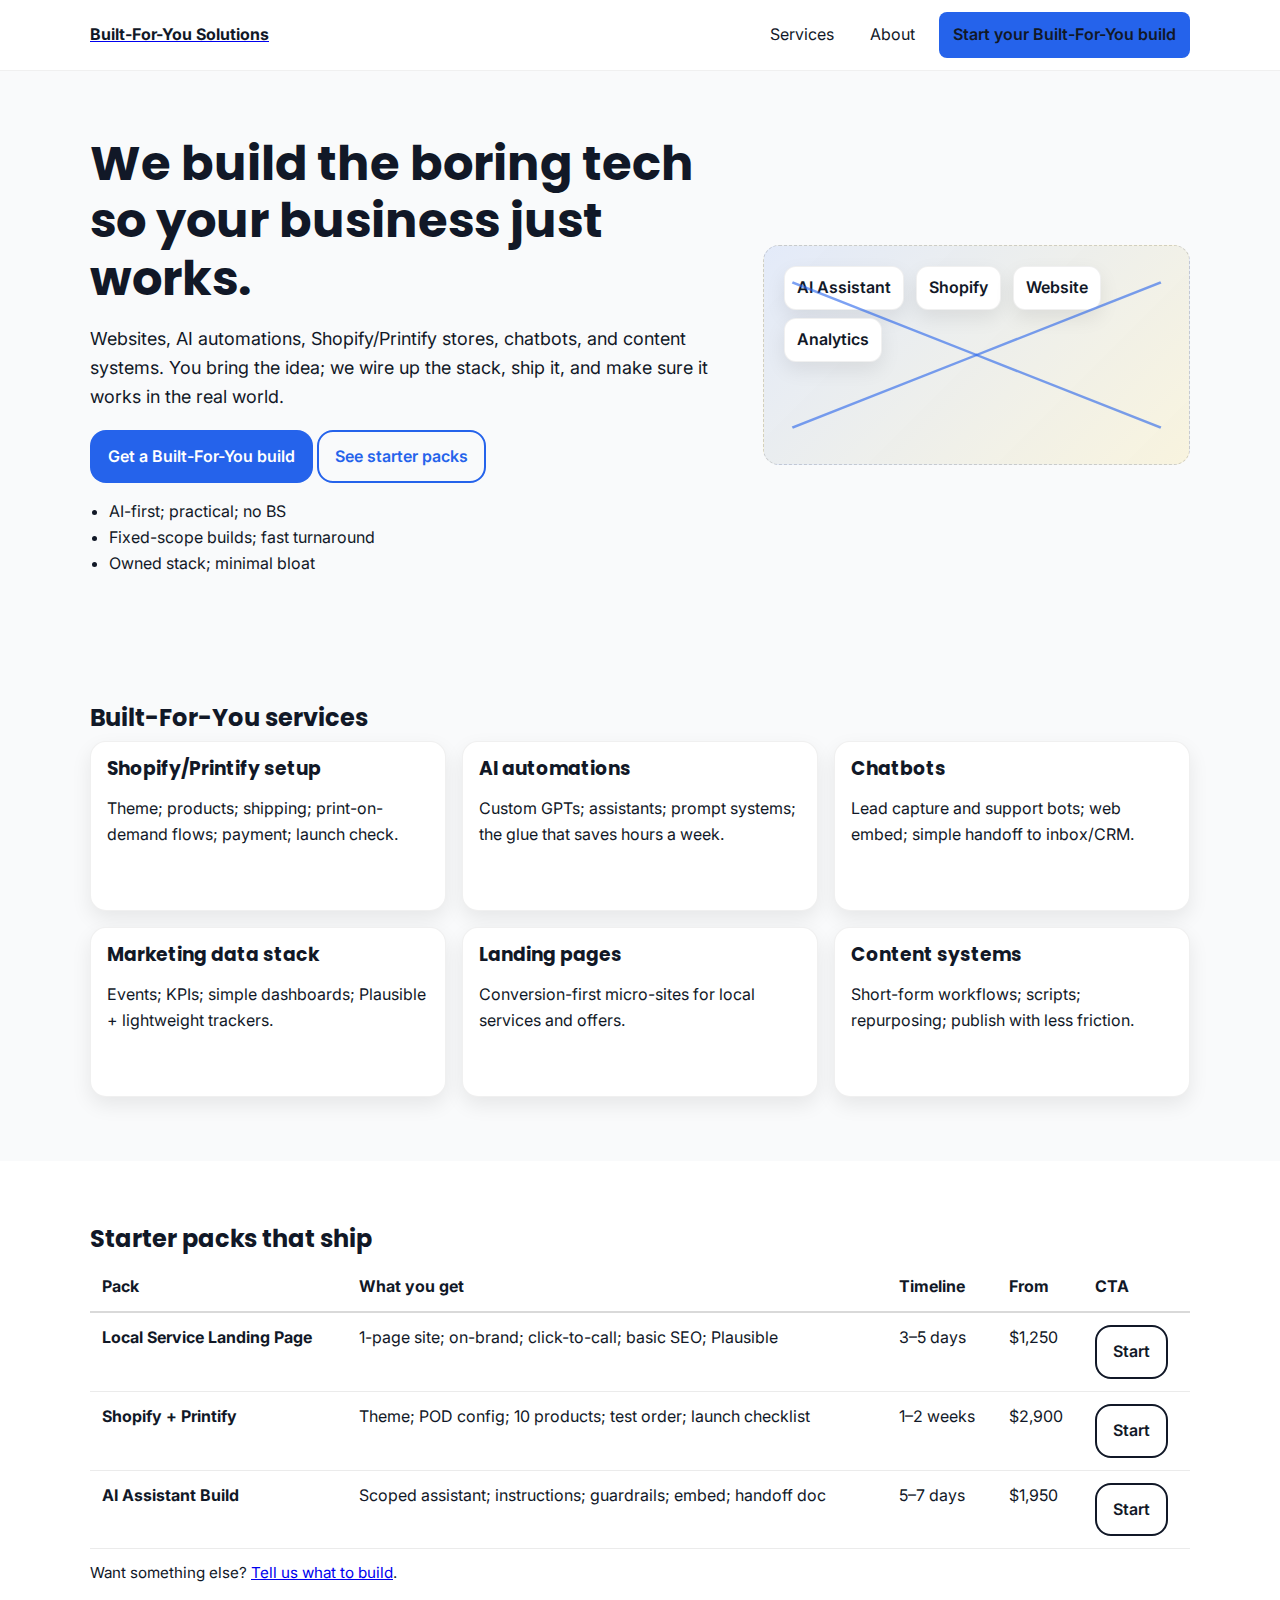
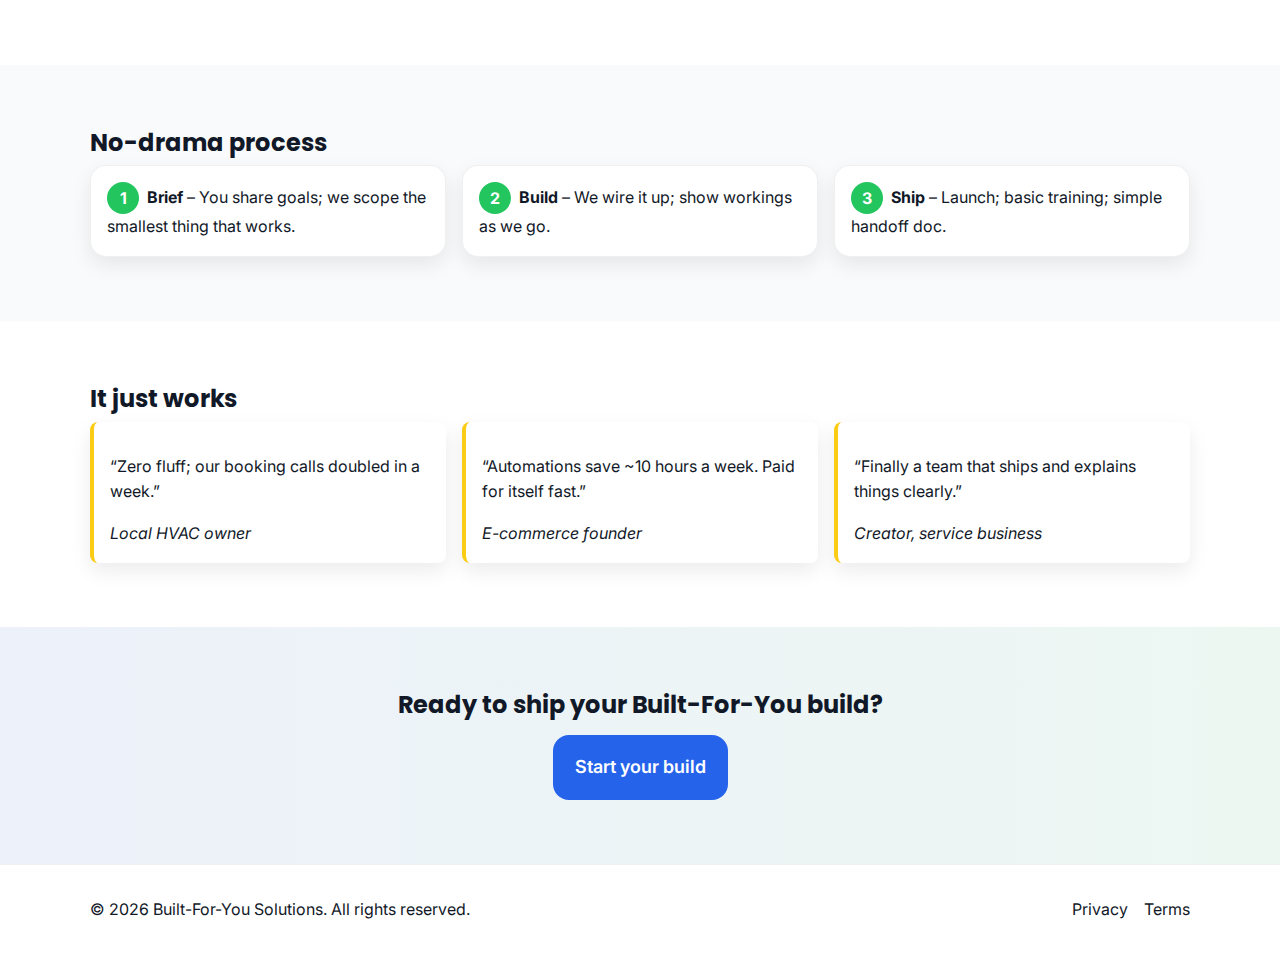
<file: index.html>
<!doctype html>
<html lang="en">
<head>
  <meta charset="utf-8" />
  <meta name="viewport" content="width=device-width,initial-scale=1" />
  <title>Built-For-You Solutions | We build the boring tech that makes your business work</title>
  <meta name="description" content="Built-For-You Solutions builds the boring, technical stuff: websites, AI automations, Shopify/Printify stores, chatbots, and content systems.">
  <link rel="preconnect" href="https://fonts.gstatic.com" crossorigin>
  <link href="https://fonts.googleapis.com/css2?family=Poppins:wght@600;700&family=Inter:wght@400;500&family=Source+Code+Pro:wght@400;600&display=swap" rel="stylesheet">
  <link rel="stylesheet" href="styles/normalize.css">
  <link rel="stylesheet" href="styles/main.css">
  <link rel="icon" href="assets/icons/favicon.svg" type="image/svg+xml">
  <meta property="og:type" content="website">
  <meta property="og:title" content="Built-For-You Solutions">
  <meta property="og:description" content="Built-For-You tech builds: AI automations, Shopify, chatbots, and more. No BS. It just works.">
  <meta property="og:image" content="/assets/images/og-image.jpg">
  <meta property="og:url" content="https://YOUR-DOMAIN.com/">
  <meta name="twitter:card" content="summary_large_image">
  <script defer data-domain="YOUR-DOMAIN.com" src="https://plausible.io/js/script.js"></script>
</head>
<body>
  <a class="skip-link" href="#main">Skip to content</a>
  <header class="site-header">
    <div class="container header-inner">
      <a class="brand" href="/">
        <span class="wordmark">Built-For-You Solutions</span>
      </a>
      <button class="nav-toggle" aria-expanded="false" aria-controls="site-nav">
        <span class="sr-only">Toggle navigation</span>☰
      </button>
      <nav id="site-nav" class="site-nav" aria-label="Primary">
        <ul>
          <li><a href="/pages/services.html">Services</a></li>
          <li><a href="/pages/about.html">About</a></li>
          <li><a href="/pages/contact.html" class="btn btn-primary">Start your Built-For-You build</a></li>
        </ul>
      </nav>
    </div>
  </header>

  <main id="main">
    <!-- Hero -->
    <section class="hero section-pad">
      <div class="container grid-2">
        <div>
          <h1 class="hero-title">We build the boring tech so your business just works.</h1>
          <p class="lead">
            Websites, AI automations, Shopify/Printify stores, chatbots, and content systems.
            You bring the idea; we wire up the stack, ship it, and make sure it works in the real world.
          </p>
          <div class="cta-row">
            <a class="btn btn-primary" href="/pages/contact.html">Get a Built-For-You build</a>
            <a class="btn btn-secondary" href="/pages/services.html">See starter packs</a>
          </div>
          <ul class="hero-bullets">
            <li>AI-first; practical; no BS</li>
            <li>Fixed-scope builds; fast turnaround</li>
            <li>Owned stack; minimal bloat</li>
          </ul>
        </div>
        <div class="hero-art" aria-hidden="true">
          <div class="artboard">
            <div class="node">AI Assistant</div>
            <div class="node">Shopify</div>
            <div class="node">Website</div>
            <div class="node">Analytics</div>
            <svg class="wires" viewBox="0 0 300 180" preserveAspectRatio="none" role="img" aria-label="Connected stack illustration">
              <polyline points="20,30 150,90 280,30" />
              <polyline points="20,150 150,90 280,150" />
            </svg>
          </div>
        </div>
      </div>
    </section>

    <!-- Services / Value Props -->
    <section class="section-pad">
      <div class="container">
        <h2>Built-For-You services</h2>
        <div class="cards grid-3">
          <article class="card">
            <h3>Shopify/Printify setup</h3>
            <p>Theme; products; shipping; print-on-demand flows; payment; launch check.</p>
          </article>
          <article class="card">
            <h3>AI automations</h3>
            <p>Custom GPTs; assistants; prompt systems; the glue that saves hours a week.</p>
          </article>
          <article class="card">
            <h3>Chatbots</h3>
            <p>Lead capture and support bots; web embed; simple handoff to inbox/CRM.</p>
          </article>
          <article class="card">
            <h3>Marketing data stack</h3>
            <p>Events; KPIs; simple dashboards; Plausible + lightweight trackers.</p>
          </article>
          <article class="card">
            <h3>Landing pages</h3>
            <p>Conversion-first micro-sites for local services and offers.</p>
          </article>
          <article class="card">
            <h3>Content systems</h3>
            <p>Short-form workflows; scripts; repurposing; publish with less friction.</p>
          </article>
        </div>
      </div>
    </section>

    <!-- Starter Packs / Pricing -->
    <section class="section-pad alt">
      <div class="container">
        <h2>Starter packs that ship</h2>
        <div class="table-wrap" role="region" aria-label="Starter packs">
          <table class="pricing">
            <thead>
              <tr>
                <th scope="col">Pack</th>
                <th scope="col">What you get</th>
                <th scope="col">Timeline</th>
                <th scope="col">From</th>
                <th scope="col"><span class="sr-only">CTA</span></th>
              </tr>
            </thead>
            <tbody>
              <tr>
                <th scope="row">Local Service Landing Page</th>
                <td>1-page site; on-brand; click-to-call; basic SEO; Plausible</td>
                <td>3–5 days</td>
                <td>$1,250</td>
                <td><a class="btn btn-outline" href="/pages/contact.html">Start</a></td>
              </tr>
              <tr>
                <th scope="row">Shopify + Printify</th>
                <td>Theme; POD config; 10 products; test order; launch checklist</td>
                <td>1–2 weeks</td>
                <td>$2,900</td>
                <td><a class="btn btn-outline" href="/pages/contact.html">Start</a></td>
              </tr>
              <tr>
                <th scope="row">AI Assistant Build</th>
                <td>Scoped assistant; instructions; guardrails; embed; handoff doc</td>
                <td>5–7 days</td>
                <td>$1,950</td>
                <td><a class="btn btn-outline" href="/pages/contact.html">Start</a></td>
              </tr>
            </tbody>
          </table>
        </div>
        <p class="note">Want something else? <a href="/pages/contact.html">Tell us what to build</a>.</p>
      </div>
    </section>

    <!-- Process -->
    <section class="section-pad">
      <div class="container">
        <h2>No-drama process</h2>
        <ol class="steps">
          <li><strong>Brief</strong> – You share goals; we scope the smallest thing that works.</li>
          <li><strong>Build</strong> – We wire it up; show workings as we go.</li>
          <li><strong>Ship</strong> – Launch; basic training; simple handoff doc.</li>
        </ol>
      </div>
    </section>

    <!-- Social Proof -->
    <section class="section-pad alt">
      <div class="container">
        <h2>It just works</h2>
        <div class="quotes grid-3">
          <blockquote>
            <p>“Zero fluff; our booking calls doubled in a week.”</p>
            <cite>Local HVAC owner</cite>
          </blockquote>
          <blockquote>
            <p>“Automations save ~10 hours a week. Paid for itself fast.”</p>
            <cite>E-commerce founder</cite>
          </blockquote>
          <blockquote>
            <p>“Finally a team that ships and explains things clearly.”</p>
            <cite>Creator, service business</cite>
          </blockquote>
        </div>
      </div>
    </section>

    <!-- Inline CTA -->
    <section class="section-pad cta">
      <div class="container">
        <h2>Ready to ship your Built-For-You build?</h2>
        <a class="btn btn-primary btn-lg" href="/pages/contact.html">Start your build</a>
      </div>
    </section>
  </main>

  <footer class="site-footer">
    <div class="container footer-inner">
      <p>&copy; <span id="year"></span> Built-For-You Solutions. All rights reserved.</p>
      <nav aria-label="Legal">
        <a href="/legal/privacy.md">Privacy</a>
        <a href="/legal/terms.md">Terms</a>
      </nav>
    </div>
  </footer>

  <script src="scripts/main.js" defer></script>
</body>
</html>
</file>
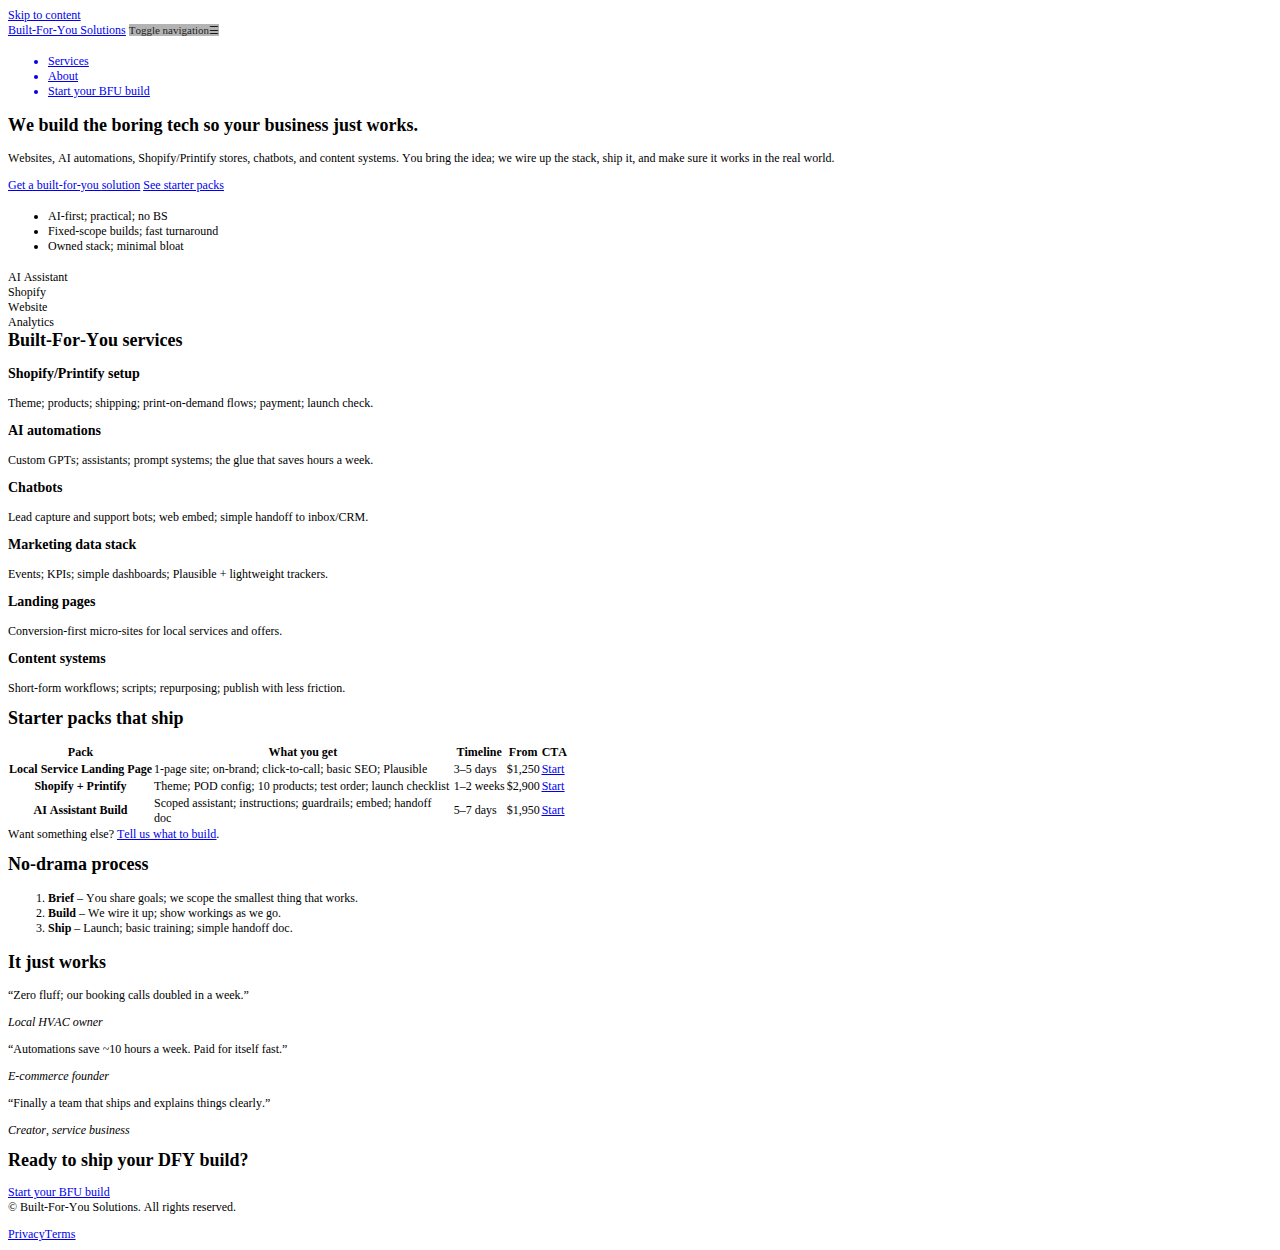
<file: index.bak.html>
<!DOCTYPE html PUBLIC "-//W3C//DTD HTML 4.01//EN" "http://www.w3.org/TR/html4/strict.dtd">
<html>
<head>
  <meta http-equiv="Content-Type" content="text/html; charset=utf-8">
  <meta http-equiv="Content-Style-Type" content="text/css">
  <title></title>
  <meta name="Description" content="Built-For-You Solutions builds the boring, technical stuff: websites, AI automations, Shopify/Printify stores, chatbots, and content systems.">
  <meta name="Generator" content="Cocoa HTML Writer">
  <meta name="CocoaVersion" content="2575.7">
  <style type="text/css">
    p.p1 {margin: 0.0px 0.0px 0.0px 0.0px; font: 12.0px Times; color: #0000e9; -webkit-text-stroke: #0000e9}
    p.p3 {margin: 0.0px 0.0px 12.0px 0.0px; font: 12.0px Times; -webkit-text-stroke: #000000}
    p.p4 {margin: 0.0px 0.0px 0.0px 0.0px; font: 12.0px Times; -webkit-text-stroke: #000000}
    p.p6 {margin: 0.0px 0.0px 0.0px 0.0px; text-align: center; font: 12.0px Times; -webkit-text-stroke: #000000}
    li.li1 {margin: 0.0px 0.0px 0.0px 0.0px; font: 12.0px Times; color: #0000e9; -webkit-text-stroke: #0000e9}
    li.li4 {margin: 0.0px 0.0px 0.0px 0.0px; font: 12.0px Times; -webkit-text-stroke: #000000}
    span.s1 {text-decoration: underline ; font-kerning: none}
    span.s2 {font-kerning: none; color: #000000; -webkit-text-stroke: 0px #000000}
    span.s3 {font: 11.0px 'Helvetica Neue'; font-kerning: none; color: rgba(0, 0, 0, 0.85); background-color: #b3b3b3; -webkit-text-stroke: 0px rgba(0, 0, 0, 0.85)}
    span.s4 {font: 11.0px 'Apple Symbols'; font-kerning: none; color: rgba(0, 0, 0, 0.85); background-color: #b3b3b3; -webkit-text-stroke: 0px rgba(0, 0, 0, 0.85)}
    span.s5 {-webkit-text-stroke: 0px #000000}
    span.s6 {font-kerning: none}
    span.s7 {text-decoration: underline ; font-kerning: none; -webkit-text-stroke: 0px #0000e9}
    span.s8 {font: 12.0px Times; text-decoration: underline ; font-kerning: none; color: #0000e9; -webkit-text-stroke: 0px #0000e9}
    td.td1 {width: 143.0px; margin: 0.5px 0.5px 0.5px 0.5px; padding: 1.0px 1.0px 1.0px 1.0px}
    td.td2 {width: 297.7px; margin: 0.5px 0.5px 0.5px 0.5px; padding: 1.0px 1.0px 1.0px 1.0px}
    td.td3 {width: 51.0px; margin: 0.5px 0.5px 0.5px 0.5px; padding: 1.0px 1.0px 1.0px 1.0px}
    td.td4 {width: 33.0px; margin: 0.5px 0.5px 0.5px 0.5px; padding: 1.0px 1.0px 1.0px 1.0px}
    td.td5 {width: 24.5px; margin: 0.5px 0.5px 0.5px 0.5px; padding: 1.0px 1.0px 1.0px 1.0px}
    ol.ol1 {list-style-type: decimal}
    ul.ul1 {list-style-type: disc}
  </style>
</head>
<body>
<p class="p1"><span class="s1">Skip to content</span></p>
<p class="p1"><span class="s1"><a href="file:///">Built-For-You Solutions</a></span><span class="s2"> </span><span class="s3">Toggle navigation</span><span class="s4">☰</span></p>
<ul class="ul1">
  <li class="li1"><span class="s5"><a href="file:///pages/services.html"><span class="s1">Services</span></a></span></li>
  <li class="li1"><span class="s5"><a href="file:///pages/about.html"><span class="s1">About</span></a></span></li>
  <li class="li1"><span class="s5"><a href="file:///pages/contact.html"><span class="s1">Start your BFU build</span></a></span></li>
</ul>
<h1 style="margin: 0.0px 0.0px 14.9px 0.0px; font: 18.0px Times; -webkit-text-stroke: #000000"><span class="s6"><b>We build the boring tech so your business just works.</b></span></h1>
<p class="p3"><span class="s6">Websites, AI automations, Shopify/Printify stores, chatbots, and content systems. You bring the idea; we wire up the stack, ship it, and make sure it works in the real world.</span></p>
<p class="p1"><span class="s1"><a href="file:///pages/contact.html">Get a built-for-you </a>solution</span><span class="s2"> <a href="file:///pages/services.html"><span class="s7">See starter packs</span></a></span></p>
<ul class="ul1">
  <li class="li4"><span class="s5"></span><span class="s6">AI-first; practical; no BS</span></li>
  <li class="li4"><span class="s5"></span><span class="s6">Fixed-scope builds; fast turnaround</span></li>
  <li class="li4"><span class="s5"></span><span class="s6">Owned stack; minimal bloat</span></li>
</ul>
<p class="p4"><span class="s6">AI Assistant</span></p>
<p class="p4"><span class="s6">Shopify</span></p>
<p class="p4"><span class="s6">Website</span></p>
<p class="p4"><span class="s6">Analytics</span></p>
<h2 style="margin: 0.0px 0.0px 14.9px 0.0px; font: 18.0px Times; -webkit-text-stroke: #000000"><span class="s6"><b>Built-For-You services</b></span></h2>
<h3 style="margin: 0.0px 0.0px 14.0px 0.0px; font: 14.0px Times; -webkit-text-stroke: #000000"><span class="s6"><b>Shopify/Printify setup</b></span></h3>
<p class="p3"><span class="s6">Theme; products; shipping; print-on-demand flows; payment; launch check.</span></p>
<h3 style="margin: 0.0px 0.0px 14.0px 0.0px; font: 14.0px Times; -webkit-text-stroke: #000000"><span class="s6"><b>AI automations</b></span></h3>
<p class="p3"><span class="s6">Custom GPTs; assistants; prompt systems; the glue that saves hours a week.</span></p>
<h3 style="margin: 0.0px 0.0px 14.0px 0.0px; font: 14.0px Times; -webkit-text-stroke: #000000"><span class="s6"><b>Chatbots</b></span></h3>
<p class="p3"><span class="s6">Lead capture and support bots; web embed; simple handoff to inbox/CRM.</span></p>
<h3 style="margin: 0.0px 0.0px 14.0px 0.0px; font: 14.0px Times; -webkit-text-stroke: #000000"><span class="s6"><b>Marketing data stack</b></span></h3>
<p class="p3"><span class="s6">Events; KPIs; simple dashboards; Plausible + lightweight trackers.</span></p>
<h3 style="margin: 0.0px 0.0px 14.0px 0.0px; font: 14.0px Times; -webkit-text-stroke: #000000"><span class="s6"><b>Landing pages</b></span></h3>
<p class="p3"><span class="s6">Conversion-first micro-sites for local services and offers.</span></p>
<h3 style="margin: 0.0px 0.0px 14.0px 0.0px; font: 14.0px Times; -webkit-text-stroke: #000000"><span class="s6"><b>Content systems</b></span></h3>
<p class="p3"><span class="s6">Short-form workflows; scripts; repurposing; publish with less friction.</span></p>
<h2 style="margin: 0.0px 0.0px 14.9px 0.0px; font: 18.0px Times; -webkit-text-stroke: #000000"><span class="s6"><b>Starter packs that ship</b></span></h2>
<table cellspacing="0" cellpadding="0">
  <tbody>
    <tr>
      <td valign="middle" class="td1">
        <p class="p6"><span class="s6"><b>Pack</b></span></p>
      </td>
      <td valign="middle" class="td2">
        <p class="p6"><span class="s6"><b>What you get</b></span></p>
      </td>
      <td valign="middle" class="td3">
        <p class="p6"><span class="s6"><b>Timeline</b></span></p>
      </td>
      <td valign="middle" class="td4">
        <p class="p6"><span class="s6"><b>From</b></span></p>
      </td>
      <td valign="middle" class="td5">
        <p class="p6"><span class="s6"><b>CTA</b></span></p>
      </td>
    </tr>
    <tr>
      <td valign="middle" class="td1">
        <p class="p6"><span class="s6"><b>Local Service Landing Page</b></span></p>
      </td>
      <td valign="middle" class="td2">
        <p class="p4"><span class="s6">1-page site; on-brand; click-to-call; basic SEO; Plausible</span></p>
      </td>
      <td valign="middle" class="td3">
        <p class="p4"><span class="s6">3–5 days</span></p>
      </td>
      <td valign="middle" class="td4">
        <p class="p4"><span class="s6">$1,250</span></p>
      </td>
      <td valign="middle" class="td5">
        <p class="p1"><span class="s1"><a href="file:///pages/contact.html">Start</a></span></p>
      </td>
    </tr>
    <tr>
      <td valign="middle" class="td1">
        <p class="p6"><span class="s6"><b>Shopify + Printify</b></span></p>
      </td>
      <td valign="middle" class="td2">
        <p class="p4"><span class="s6">Theme; POD config; 10 products; test order; launch checklist</span></p>
      </td>
      <td valign="middle" class="td3">
        <p class="p4"><span class="s6">1–2 weeks</span></p>
      </td>
      <td valign="middle" class="td4">
        <p class="p4"><span class="s6">$2,900</span></p>
      </td>
      <td valign="middle" class="td5">
        <p class="p1"><span class="s1"><a href="file:///pages/contact.html">Start</a></span></p>
      </td>
    </tr>
    <tr>
      <td valign="middle" class="td1">
        <p class="p6"><span class="s6"><b>AI Assistant Build</b></span></p>
      </td>
      <td valign="middle" class="td2">
        <p class="p4"><span class="s6">Scoped assistant; instructions; guardrails; embed; handoff doc</span></p>
      </td>
      <td valign="middle" class="td3">
        <p class="p4"><span class="s6">5–7 days</span></p>
      </td>
      <td valign="middle" class="td4">
        <p class="p4"><span class="s6">$1,950</span></p>
      </td>
      <td valign="middle" class="td5">
        <p class="p1"><span class="s1"><a href="file:///pages/contact.html">Start</a></span></p>
      </td>
    </tr>
  </tbody>
</table>
<p class="p3"><span class="s6">Want something else? <a href="file:///pages/contact.html"><span class="s8">Tell us what to build</span></a>.</span></p>
<h2 style="margin: 0.0px 0.0px 14.9px 0.0px; font: 18.0px Times; -webkit-text-stroke: #000000"><span class="s6"><b>No-drama process</b></span></h2>
<ol class="ol1">
  <li class="li4"><span class="s5"><b></b></span><span class="s6"><b>Brief</b> – You share goals; we scope the smallest thing that works.</span></li>
  <li class="li4"><span class="s5"><b></b></span><span class="s6"><b>Build</b> – We wire it up; show workings as we go.</span></li>
  <li class="li4"><span class="s5"><b></b></span><span class="s6"><b>Ship</b> – Launch; basic training; simple handoff doc.</span></li>
</ol>
<h2 style="margin: 0.0px 0.0px 14.9px 0.0px; font: 18.0px Times; -webkit-text-stroke: #000000"><span class="s6"><b>It just works</b></span></h2>
<blockquote style="margin: 0.0px 0.0px 12.0px 0.0px; font: 12.0px Times; -webkit-text-stroke: #000000"><span class="s6">“Zero fluff; our booking calls doubled in a week.”</span></blockquote>
<blockquote style="margin: 0.0px 40.0px 12.0px 40.0px; text-indent: -40.0px; font: 12.0px Times; -webkit-text-stroke: #000000"><span class="s6"><i>Local HVAC owner</i><i></i></span></blockquote>
<blockquote style="margin: 0.0px 0.0px 12.0px 0.0px; font: 12.0px Times; -webkit-text-stroke: #000000"><span class="s6">“Automations save ~10 hours a week. Paid for itself fast.”</span></blockquote>
<blockquote style="margin: 0.0px 40.0px 12.0px 40.0px; text-indent: -40.0px; font: 12.0px Times; -webkit-text-stroke: #000000"><span class="s6"><i>E-commerce founder</i><i></i></span></blockquote>
<blockquote style="margin: 0.0px 0.0px 12.0px 0.0px; font: 12.0px Times; -webkit-text-stroke: #000000"><span class="s6">“Finally a team that ships and explains things clearly.”</span></blockquote>
<blockquote style="margin: 0.0px 40.0px 12.0px 40.0px; text-indent: -40.0px; font: 12.0px Times; -webkit-text-stroke: #000000"><span class="s6"><i>Creator, service business</i><i></i></span></blockquote>
<h2 style="margin: 0.0px 0.0px 14.9px 0.0px; font: 18.0px Times; -webkit-text-stroke: #000000"><span class="s6"><b>Ready to ship your DFY build?</b></span></h2>
<p class="p1"><span class="s1"><a href="file:///pages/contact.html">Start your BFU build</a></span></p>
<p class="p3"><span class="s6">© Built-For-You Solutions. All rights reserved.</span></p>
<p class="p1"><span class="s1"><a href="file:///legal/privacy.md">Privacy</a><a href="file:///legal/terms.md">Terms</a></span></p>
</body>
</html>
</file>
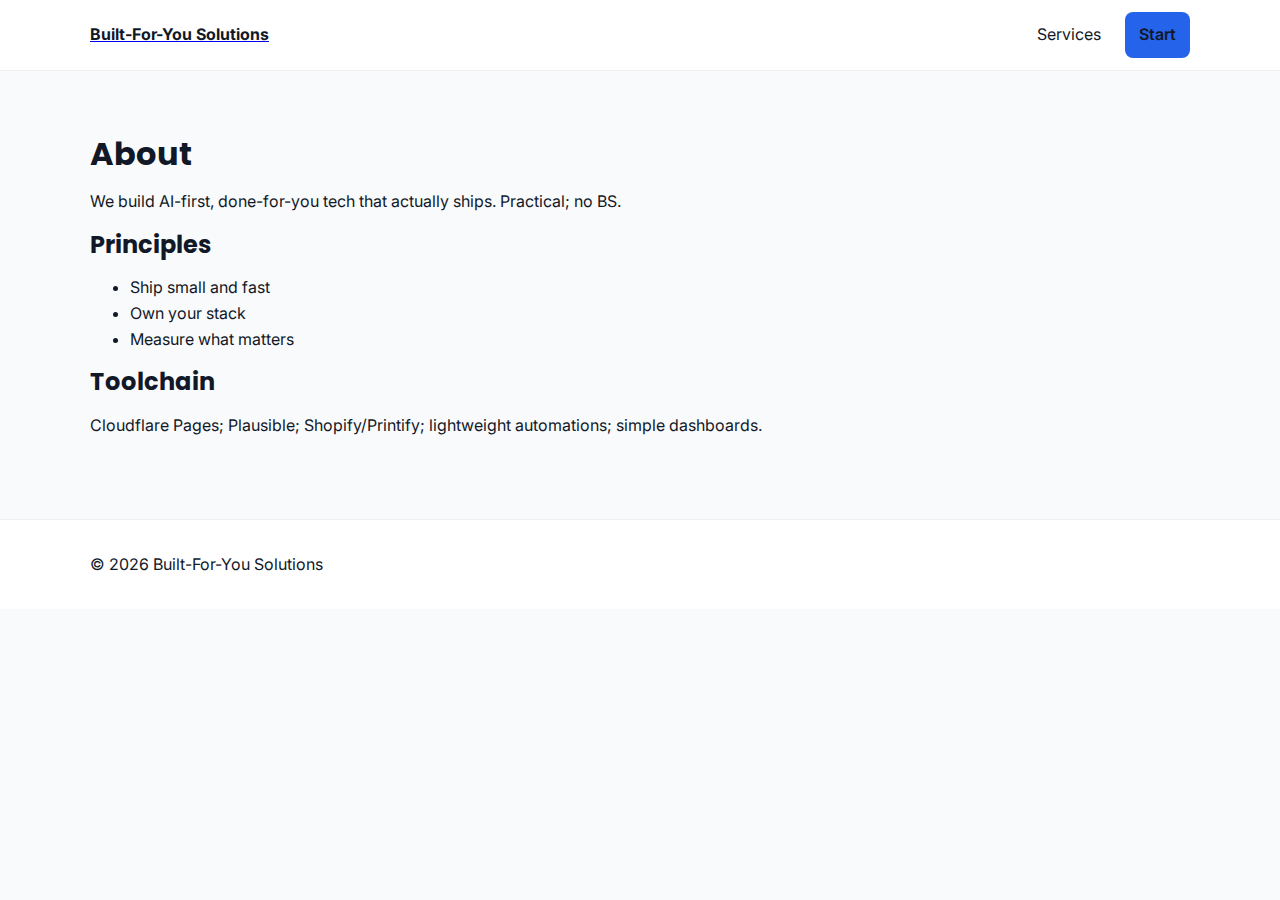
<file: pages/about.html>
<!doctype html><html lang="en"><head>
<meta charset="utf-8"><meta name="viewport" content="width=device-width,initial-scale=1">
<title>About | Built-For-You Solutions</title>
<link rel="stylesheet" href="../styles/normalize.css"><link rel="stylesheet" href="../styles/main.css">
<link href="https://fonts.googleapis.com/css2?family=Poppins:wght@600;700&family=Inter:wght@400;500&display=swap" rel="stylesheet">
</head><body>
<header class="site-header"><div class="container header-inner">
  <a class="brand" href="/"><span class="wordmark">Built-For-You Solutions</span></a>
  <nav class="site-nav" aria-label="Primary"><ul>
    <li><a href="/pages/services.html">Services</a></li>
    <li><a href="/pages/contact.html" class="btn btn-primary">Start</a></li>
  </ul></nav>
</div></header>
<main class="section-pad"><div class="container">
  <h1>About</h1>
  <p>We build AI-first, done-for-you tech that actually ships. Practical; no BS.</p>
  <h2>Principles</h2>
  <ul><li>Ship small and fast</li><li>Own your stack</li><li>Measure what matters</li></ul>
  <h2>Toolchain</h2>
  <p>Cloudflare Pages; Plausible; Shopify/Printify; lightweight automations; simple dashboards.</p>
</div></main>
<footer class="site-footer"><div class="container footer-inner"><p>&copy; <span id="year"></span> Built-For-You Solutions</p></div></footer>
<script src="../scripts/main.js" defer></script>
</body></html>
</file>
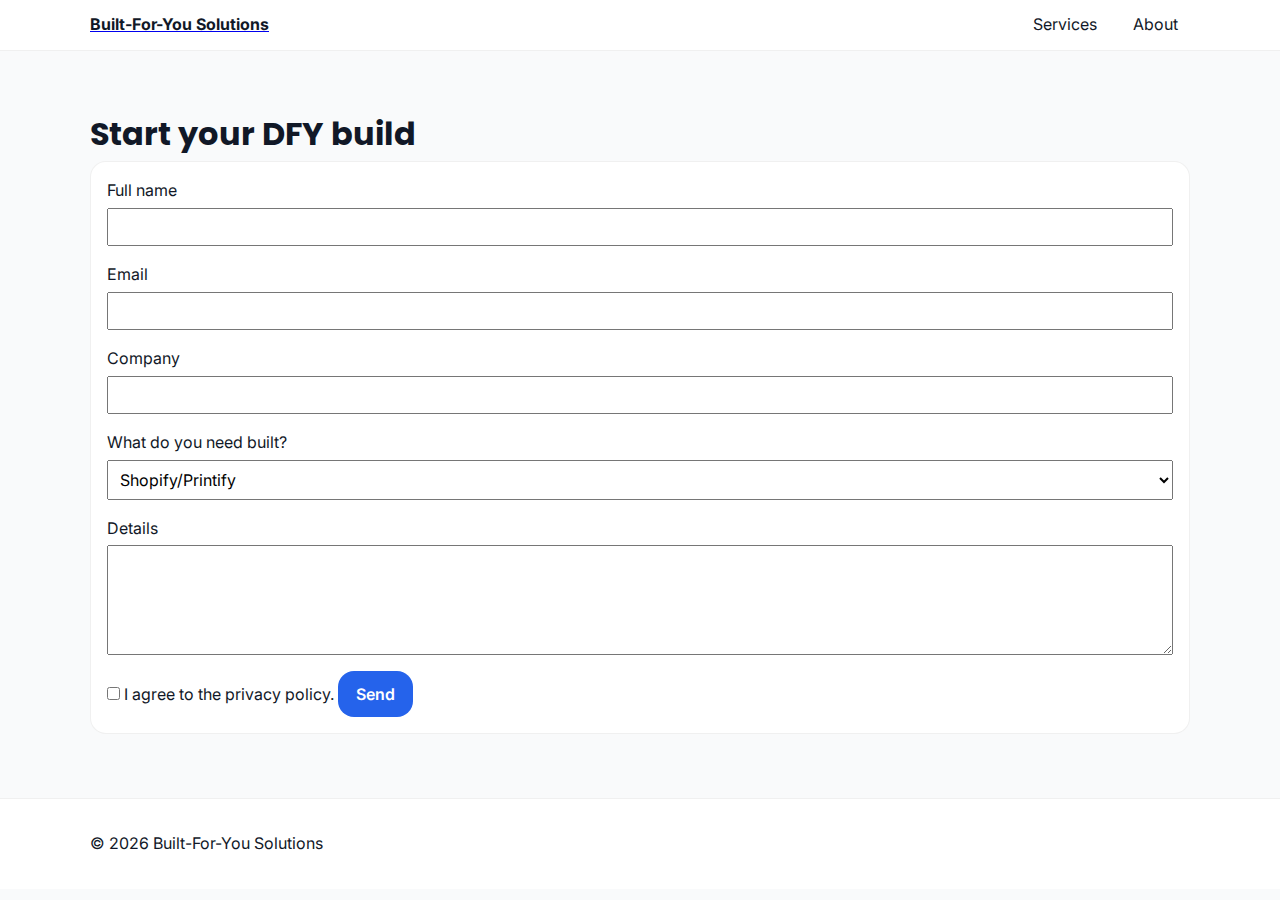
<file: pages/contact.html>
<!doctype html><html lang="en"><head>
<meta charset="utf-8"><meta name="viewport" content="width=device-width,initial-scale=1">
<title>Start your DFY build | Built-For-You Solutions</title>
<link rel="stylesheet" href="../styles/normalize.css"><link rel="stylesheet" href="../styles/main.css">
<link href="https://fonts.googleapis.com/css2?family=Poppins:wght@600;700&family=Inter:wght@400;500&display=swap" rel="stylesheet">
</head><body>
<header class="site-header"><div class="container header-inner">
  <a class="brand" href="/"><span class="wordmark">Built-For-You Solutions</span></a>
  <nav class="site-nav" aria-label="Primary"><ul>
    <li><a href="/pages/services.html">Services</a></li>
    <li><a href="/pages/about.html">About</a></li>
  </ul></nav>
</div></header>
<main class="section-pad"><div class="container">
  <h1>Start your DFY build</h1>
  <form method="POST" class="card" style="background:#fff;padding:1rem;border-radius:1rem;border:1px solid rgba(0,0,0,.06)">
    <label>Full name<input name="name" required style="display:block;width:100%;padding:.5rem;margin:.25rem 0 1rem"></label>
    <label>Email<input type="email" name="email" required style="display:block;width:100%;padding:.5rem;margin:.25rem 0 1rem"></label>
    <label>Company<input name="company" style="display:block;width:100%;padding:.5rem;margin:.25rem 0 1rem"></label>
    <label>What do you need built?
      <select name="service" required style="display:block;width:100%;padding:.5rem;margin:.25rem 0 1rem">
        <option value="Shopify/Printify">Shopify/Printify</option>
        <option value="AI automations">AI automations</option>
        <option value="Chatbot">Chatbot</option>
        <option value="Landing page">Landing page</option>
        <option value="Content system">Content system</option>
        <option value="Other">Other</option>
      </select>
    </label>
    <label>Details<textarea name="message" rows="5" style="display:block;width:100%;padding:.5rem;margin:.25rem 0 1rem"></textarea></label>
    <label><input type="checkbox" name="consent" required> I agree to the privacy policy.</label>
    <button class="btn btn-primary" type="submit">Send</button>
  </form>
</div></main>
<footer class="site-footer"><div class="container footer-inner"><p>&copy; <span id="year"></span> Built-For-You Solutions</p></div></footer>
<script src="../scripts/main.js" defer></script>
</body></html>
</file>
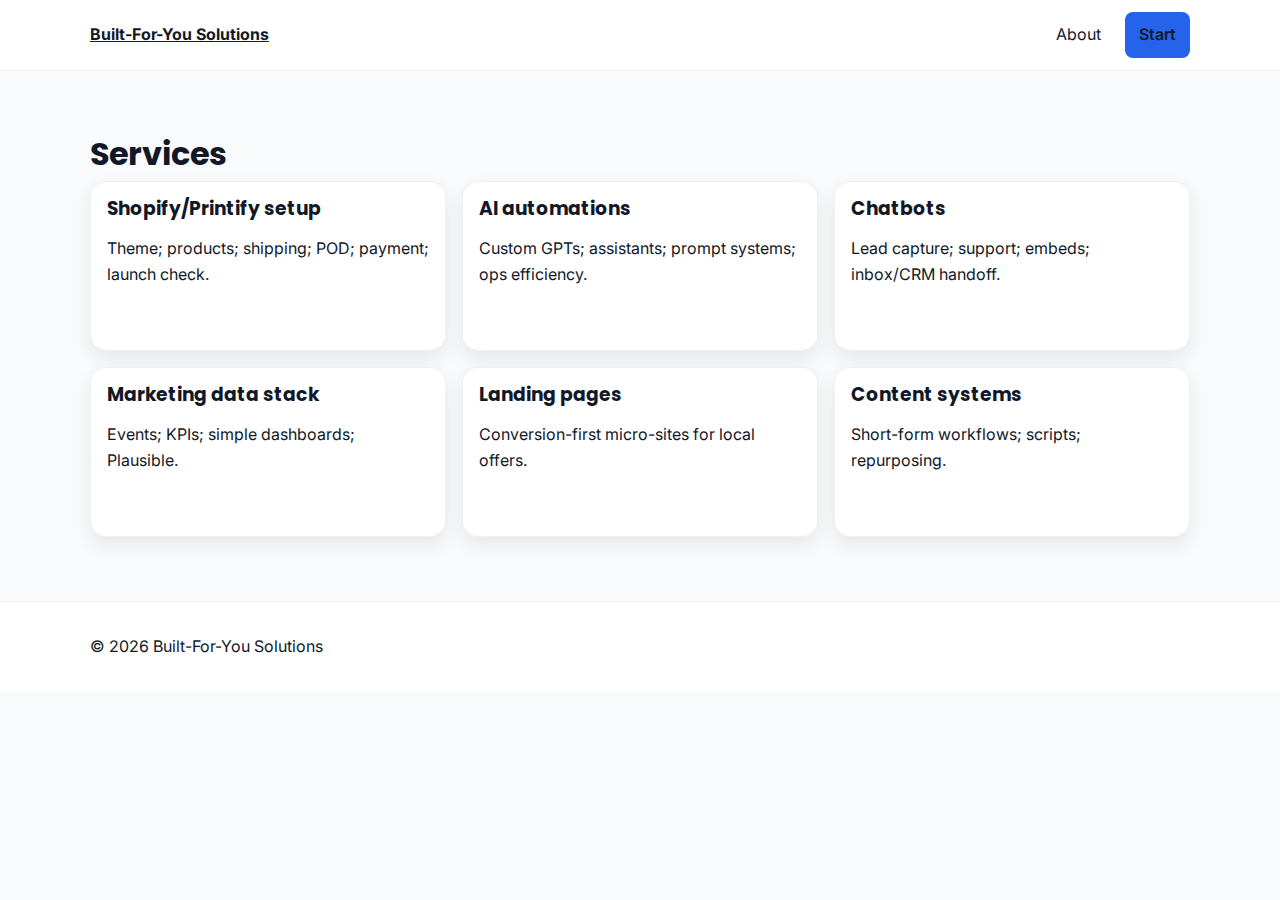
<file: pages/services.html>
<!doctype html><html lang="en"><head>
<meta charset="utf-8"><meta name="viewport" content="width=device-width,initial-scale=1">
<title>Services | Built-For-You Solutions</title>
<link rel="stylesheet" href="../styles/normalize.css"><link rel="stylesheet" href="../styles/main.css">
<link href="https://fonts.googleapis.com/css2?family=Poppins:wght@600;700&family=Inter:wght@400;500&display=swap" rel="stylesheet">
</head><body>
<header class="site-header"><div class="container header-inner">
  <a class="brand" href="/"><span class="wordmark">Built-For-You Solutions</span></a>
  <nav class="site-nav" aria-label="Primary"><ul>
    <li><a href="/pages/about.html">About</a></li>
    <li><a href="/pages/contact.html" class="btn btn-primary">Start</a></li>
  </ul></nav>
</div></header>
<main class="section-pad"><div class="container">
  <h1>Services</h1>
  <div class="cards grid-3">
    <article class="card"><h3>Shopify/Printify setup</h3><p>Theme; products; shipping; POD; payment; launch check.</p></article>
    <article class="card"><h3>AI automations</h3><p>Custom GPTs; assistants; prompt systems; ops efficiency.</p></article>
    <article class="card"><h3>Chatbots</h3><p>Lead capture; support; embeds; inbox/CRM handoff.</p></article>
    <article class="card"><h3>Marketing data stack</h3><p>Events; KPIs; simple dashboards; Plausible.</p></article>
    <article class="card"><h3>Landing pages</h3><p>Conversion-first micro-sites for local offers.</p></article>
    <article class="card"><h3>Content systems</h3><p>Short-form workflows; scripts; repurposing.</p></article>
  </div>
</div></main>
<footer class="site-footer"><div class="container footer-inner"><p>&copy; <span id="year"></span> Built-For-You Solutions</p></div></footer>
<script src="../scripts/main.js" defer></script>
</body></html>
</file>
<file: styles/main.css>
:root{--near-black:#111827;--blue:#2563EB;--green:#22C55E;--yellow:#FACC15;--off-white:#F9FAFB;--radius:1rem;--shadow:0 8px 20px rgba(0,0,0,.08)}
*{box-sizing:border-box} html,body{height:100%}
body{margin:0;font-family:Inter,system-ui,-apple-system,Segoe UI,Roboto,"Helvetica Neue",Arial;color:var(--near-black);background:var(--off-white);line-height:1.6}
h1,h2,h3{font-family:Poppins,Inter,sans-serif;line-height:1.2;margin:0 0 .5rem}
h1.hero-title{font-size:clamp(2rem,4vw,3rem)} .lead{font-size:1.125rem;max-width:60ch}
.container{width:min(1100px,92%);margin:0 auto} .section-pad{padding:4rem 0} .section-pad.alt{background:#fff}
.btn{display:inline-block;padding:.75rem 1rem;border-radius:var(--radius);text-decoration:none;border:2px solid transparent;font-weight:600}
.btn-primary{background:var(--blue);color:#fff} .btn-secondary{background:transparent;border-color:var(--blue);color:var(--blue)} .btn-outline{background:transparent;border-color:var(--near-black);color:var(--near-black)} .btn-lg{padding:1rem 1.25rem;font-size:1.125rem}
.btn:focus-visible{outline:3px solid var(--yellow);outline-offset:2px}
.skip-link{position:absolute;left:-9999px;top:auto;width:1px;height:1px;overflow:hidden}
.skip-link:focus{left:1rem;top:1rem;width:auto;height:auto;background:#fff;padding:.5rem 1rem;border-radius:.5rem;box-shadow:var(--shadow)}
.site-header{background:#fff;border-bottom:1px solid rgba(0,0,0,.06);position:sticky;top:0;z-index:10}
.header-inner{display:flex;align-items:center;justify-content:space-between;padding:.75rem 0}
.brand .wordmark{font-weight:700;color:var(--near-black)}
.site-nav ul{display:flex;gap:.75rem;align-items:center;margin:0;padding:0;list-style:none}
.site-nav a{text-decoration:none;color:var(--near-black);padding:.5rem .75rem;border-radius:.5rem}
.nav-toggle{display:none;background:transparent;border:1px solid rgba(0,0,0,.15);border-radius:.5rem;padding:.25rem .5rem}
.hero{position:relative}
.grid-2{display:grid;grid-template-columns:1.2fr .8fr;gap:2rem;align-items:center}
.grid-3{display:grid;grid-template-columns:repeat(3,1fr);gap:1rem}
.cards .card{background:#fff;border:1px solid rgba(0,0,0,.06);border-radius:var(--radius);padding:1rem;box-shadow:var(--shadow);min-height:170px}
.hero-bullets{margin:1rem 0 0;padding-left:1.2rem}
.hero-art .artboard{background:linear-gradient(135deg,rgba(37,99,235,.1),rgba(250,204,21,.12));border:1px dashed rgba(0,0,0,.15);border-radius:var(--radius);min-height:220px;position:relative;padding:1rem}
.hero-art .node{display:inline-block;background:#fff;border-radius:.75rem;padding:.5rem .75rem;margin:.25rem;border:1px solid rgba(0,0,0,.06);box-shadow:var(--shadow);font-weight:600}
.hero-art .wires{position:absolute;inset:0;width:100%;height:100%}
.hero-art polyline{fill:none;stroke:var(--blue);stroke-width:2;opacity:.6}
.table-wrap{overflow:auto}
table.pricing{width:100%;border-collapse:collapse}
table.pricing th,table.pricing td{padding:.75rem;border-bottom:1px solid rgba(0,0,0,.08);text-align:left;vertical-align:top}
table.pricing thead th{border-bottom:2px solid rgba(0,0,0,.15)}
.note{margin-top:.75rem;font-size:.95rem}
.steps{display:grid;grid-template-columns:repeat(3,1fr);gap:1rem;counter-reset:step;padding:0;margin:0}
.steps li{list-style:none;background:#fff;border:1px solid rgba(0,0,0,.06);border-radius:var(--radius);padding:1rem;box-shadow:var(--shadow)}
.steps li::before{counter-increment:step;content:counter(step);display:inline-grid;place-items:center;width:2rem;height:2rem;margin-right:.5rem;border-radius:50%;background:var(--green);color:#fff;font-weight:700}
.quotes{display:grid;grid-template-columns:repeat(3,1fr);gap:1rem}
blockquote{background:#fff;border-left:4px solid var(--yellow);margin:0;padding:1rem;border-radius:.5rem;box-shadow:var(--shadow)}
.cta{text-align:center;background:linear-gradient(90deg,rgba(37,99,235,.06),rgba(34,197,94,.06))}
.cta h2{margin-bottom:1rem}
.site-footer{background:#fff;border-top:1px solid rgba(0,0,0,.06)}
.footer-inner{display:flex;gap:1rem;align-items:center;justify-content:space-between;padding:1rem 0}
.site-footer a{color:var(--near-black);text-decoration:none;margin-left:.75rem}
@media (max-width:900px){.grid-2{grid-template-columns:1fr}.grid-3,.steps,.quotes{grid-template-columns:1fr}.nav-toggle{display:inline-block}.site-nav{display:none}.site-nav.open{display:block;position:absolute;right:4%;top:60px;background:#fff;border:1px solid rgba(0,0,0,.06);box-shadow:var(--shadow);border-radius:.75rem}.site-nav ul{flex-direction:column;align-items:flex-start;padding:.5rem}}
</file>
